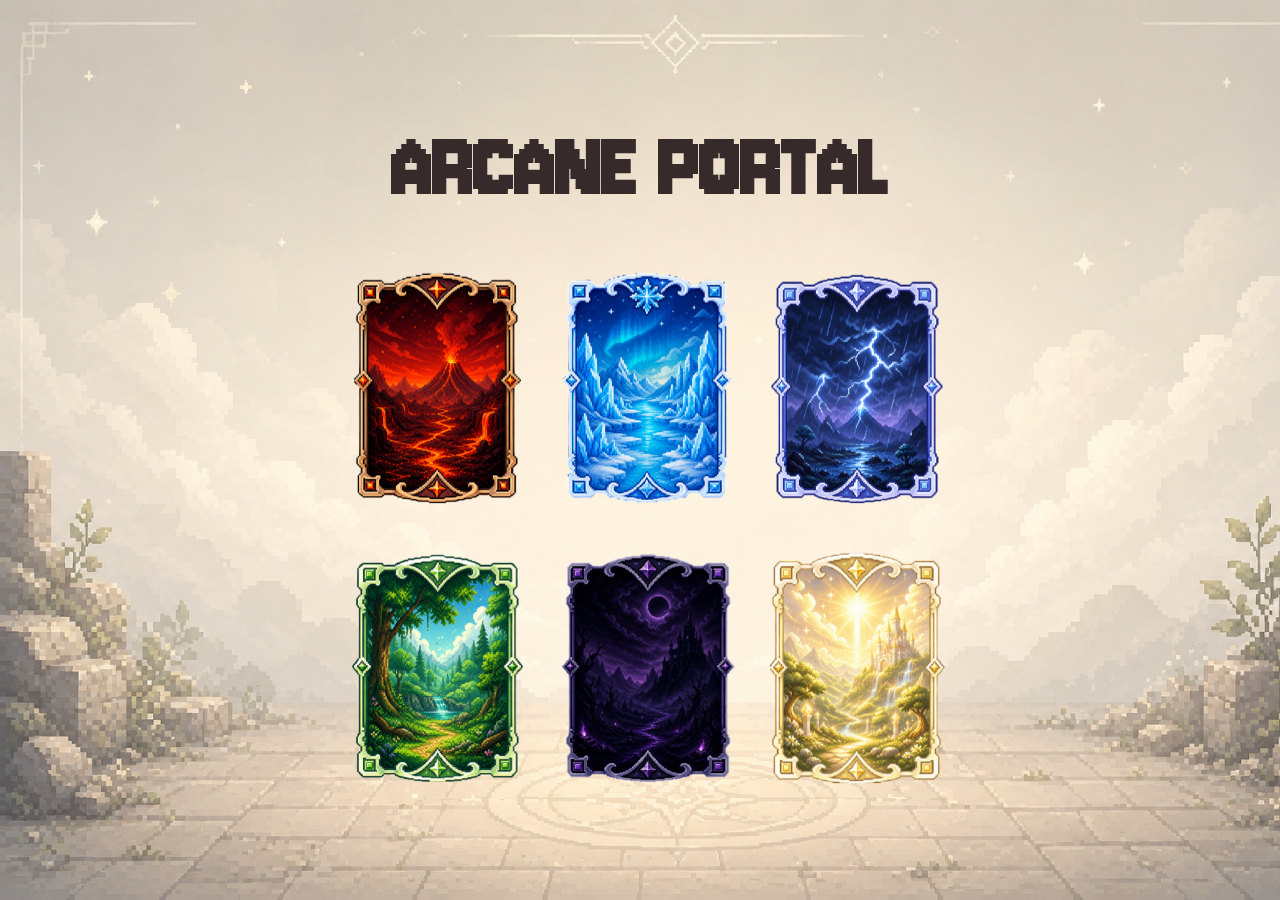
<file: portal/index.html>
<!DOCTYPE html>
<html lang="es">
<head>
    <meta charset="UTF-8">
    <meta name="viewport" content="width=device-width, initial-scale=1.0">

    <title>Portal de Poderes</title>

    <link rel="stylesheet" href="index.css">
    <script src="index.js" defer></script>
    
</head>

<body>

    <main class="portal">

        <h1>ARCANE PORTAL</h1>
        

        <section class="powers">

                <div class="card">
                <div class="card-inner">

                    <div class="power fire">
                        <img src="carta fuego sin fonso.png">
                    </div>

                    <div class="back fire-back">
                    
                        <img src="./carta roja reversa.png" alt="">
                    </div>

                </div>
            </div>

            <div class="card">
                <div class="card-inner">

                    <div class="power ice">
                        <img src="carta hielo.png" alt="">
                    </div>

                    <div class="back ice-back">
                        <img src="carta hielo terminado.png">
                        
                    </div>

                </div>
            </div>

            <div class="card">
                <div class="card-inner">

                    <div class="power lightning">
                        <img src="carta oscuridad.png" alt="">
                    </div>

                    <div class="back lightning-back">
                          <img src="carta lluvia reversa.png">
                        

                    </div>

                </div>
            </div>

            <div class="card">
                <div class="card-inner">

                    <div class="power nature">
                        <img src="carta bosque.png">
                    </div>

                    <div class="back nature-back">
                        <img src="carta verde reversa.png" alt="" srcset="">
                    </div>

                </div>
            </div>

            <div class="card">
                <div class="card-inner">

                    <div class="power dark">
                        <img src="carta oscuridad oscuridad.png">
                    </div>

                    <div class="back dark-back">
                        <img src="carta oscura reversa.png" alt="" srcset="">
                    </div>

                </div>
            </div>

            <div class="card">
                <div class="card-inner">

                    <div class="power light">
                        <img src="carta luz.png">
                    </div>

                    <div class="back light-back">
                        
                        <img src="carta luz reversa.png">
                    </div>

                </div>
            </div>
        </section>
    </main>

</body>
</html>
</file>
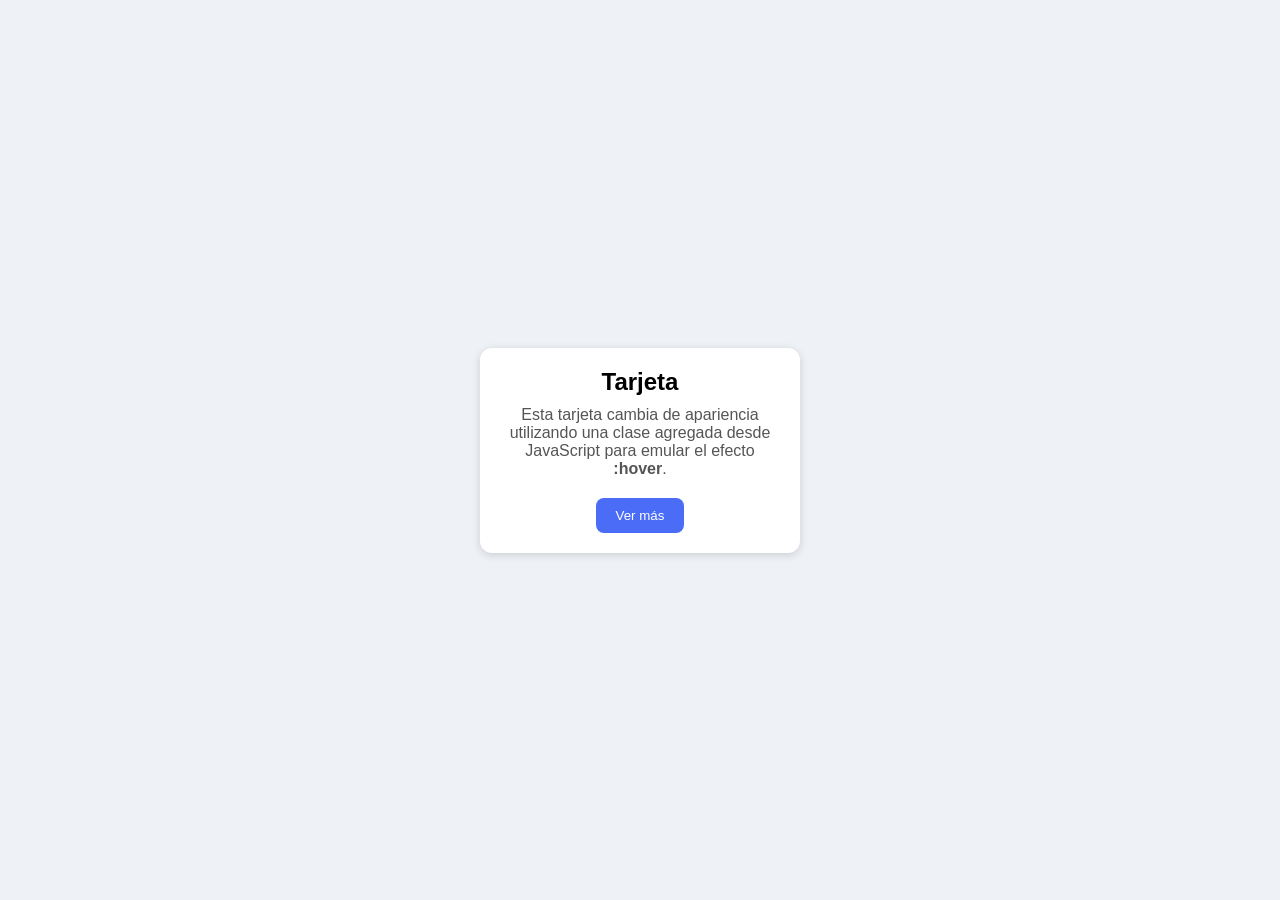
<file: pseudoclases/index.html>
<!DOCTYPE html>
<html lang="es">
<head>
    <meta charset="UTF-8">
    <meta name="viewport" content="width=device-width, initial-scale=1.0">
    <title>Hover Emulado</title>

    <link rel="stylesheet" href="index.css">
    <script src="index.js" defer></script>
</head>
<body>

    <div class="tarjeta">
    

        <h2>Tarjeta</h2>

        <p>
            Esta tarjeta cambia de apariencia utilizando una clase
            agregada desde JavaScript para emular el efecto <strong>:hover</strong>.
        </p>

        <button>Ver más</button>
    </div>

</body>
</html>
</file>
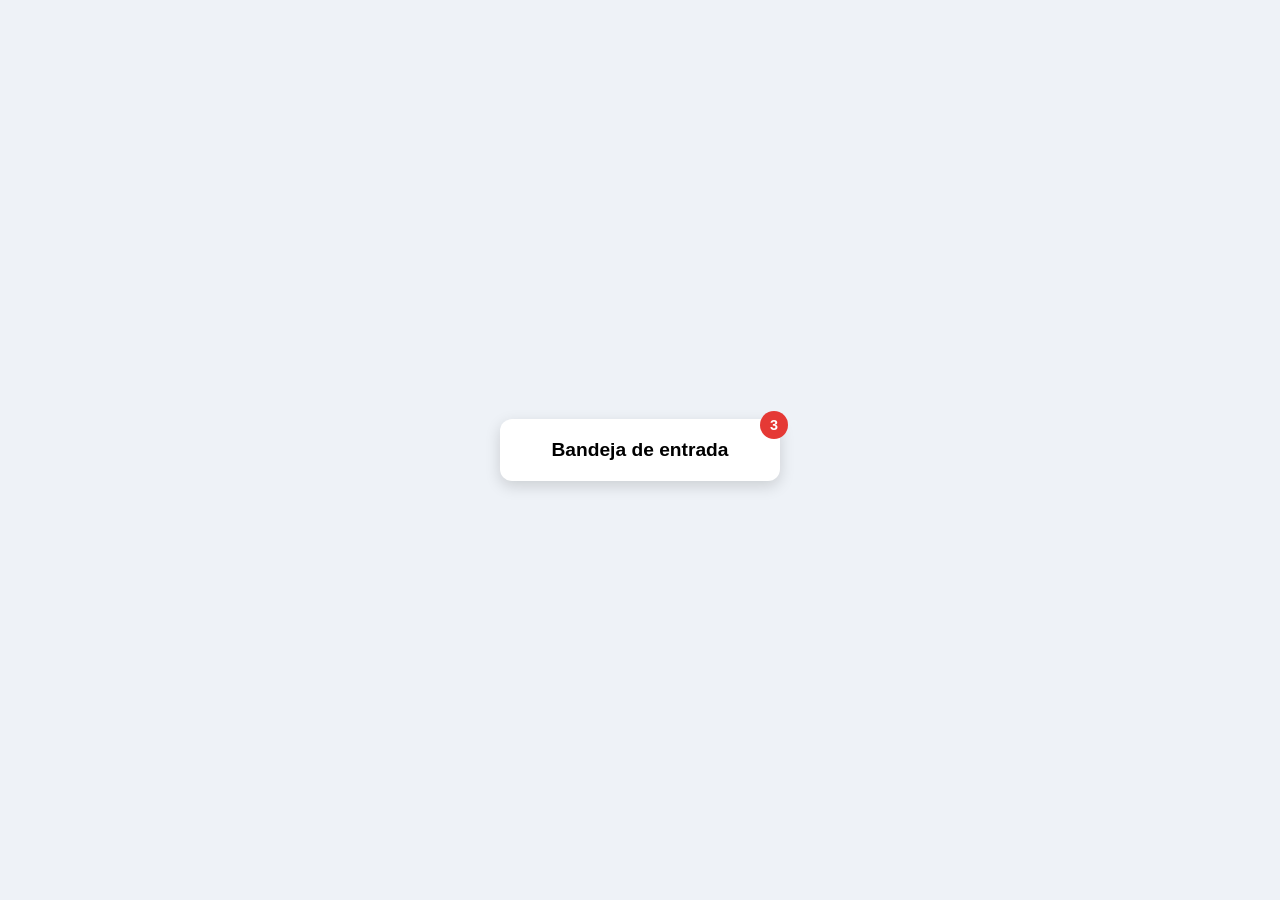
<file: pseudoelemntos/index.html>
<!DOCTYPE html>
<html lang="es">
<head>
    <meta charset="UTF-8">
    <meta name="viewport" content="width=device-width, initial-scale=1.0">
    <title>Notificación</title>

    <link rel="stylesheet" href="index.css">
    <script src="index.js" defer></script>
</head>
<body>

    <div class="notificacion">
        Bandeja de entrada
    </div>

</body>
</html>
</file>
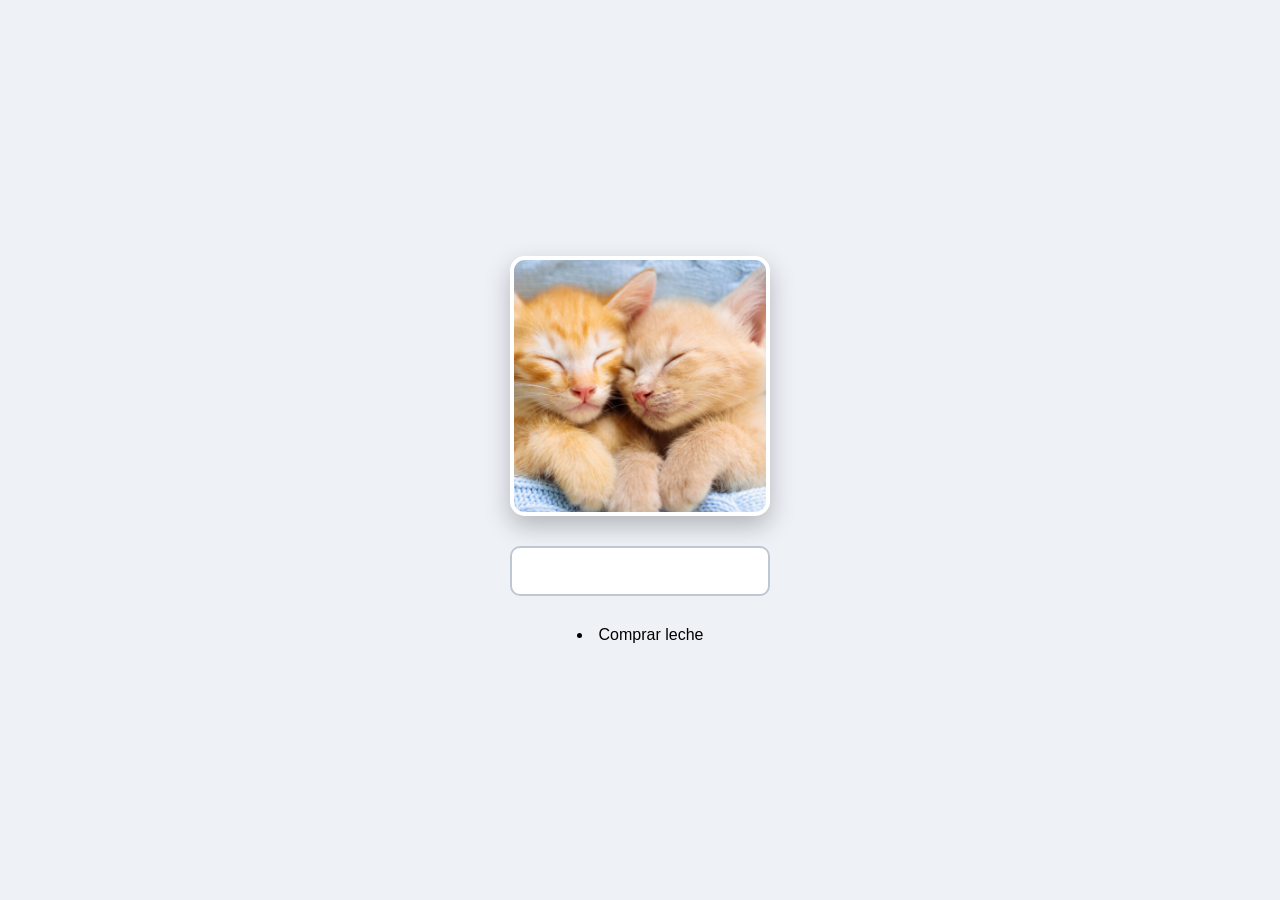
<file: ejemplos 2/atributosclase.html>
<!DOCTYPE html>
<html lang="en">
<head>
    <meta charset="UTF-8">
    <meta name="viewport" content="width=device-width, initial-scale=1.0">
    <title>Document</title>
    <script src="atributosclase.js" defer></script>
    <link rel="stylesheet" href="atributosclases.css">
</head>
<body>
    <img id="foto" src="perro.jpg" alt="Un perro" />
    <input id="campoNombre" type="text" readonly />

    <li class="tarea" data-id="42" data-completada="false" data-prioridad="alta">
        Comprar leche
    </li>


</body>
</html>
</file>
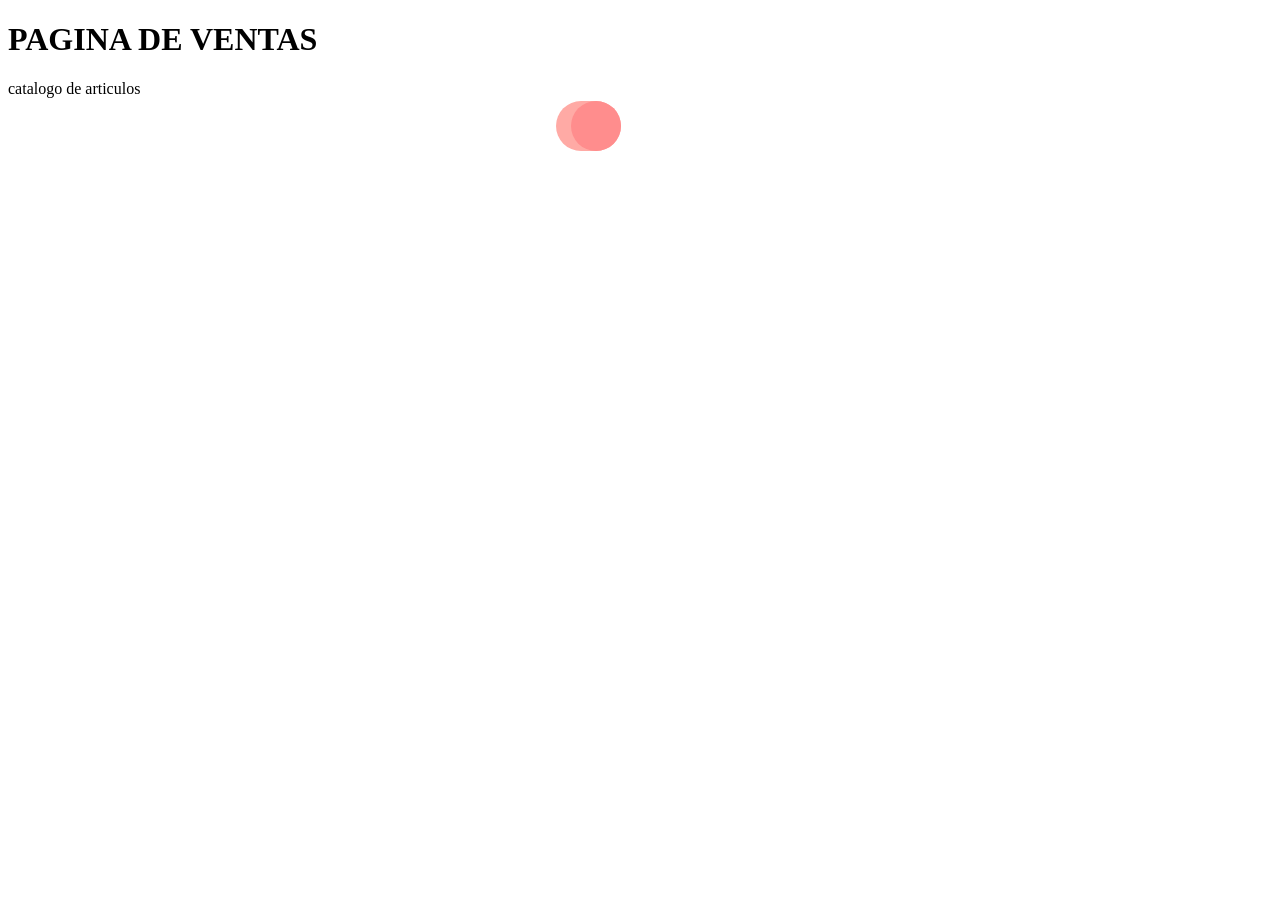
<file: EJERCISIO-CLASE/clase.html>
<!DOCTYPE html>
<html lang="en">
<head>
    <meta charset="UTF-8">
    <meta name="viewport" content="width=device-width, initial-scale=1.0">
    <title>Document</title>
    <link rel="stylesheet" href="clase.css">
    <script src="clase.js" defer></script>
</head>
<body>
    <h1>PAGINA DE VENTAS</h1>
    <p>catalogo de articulos</p>
    <div class="switche">
        <input type="checkbox" id="check">
        <label for="check" class="botoncito">
    </div>

</body>
</html>
</file>
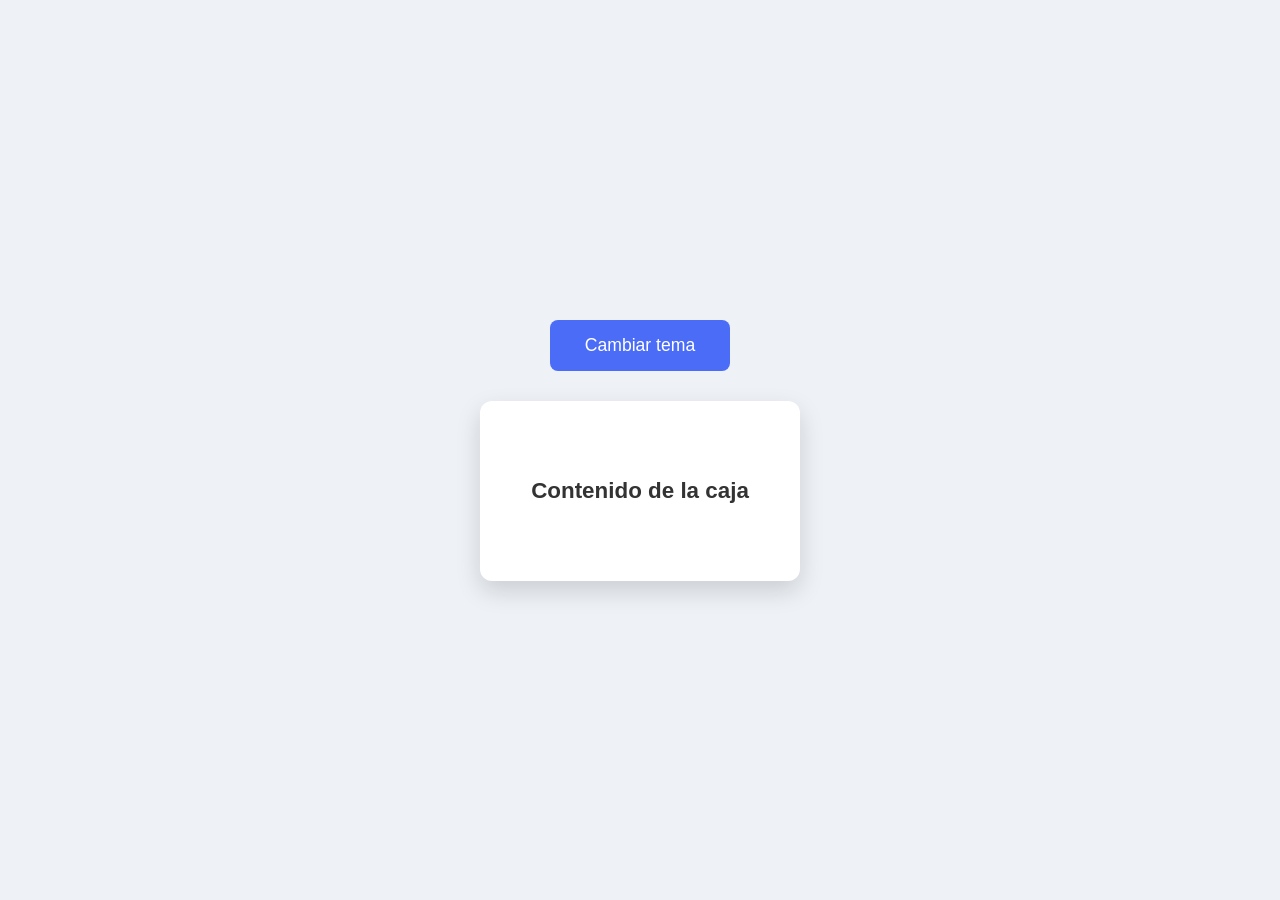
<file: ejemplos/ejemplo 1/atributo.html>
<!DOCTYPE html>
<html lang="en">
<head>
    <meta charset="UTF-8">
    <meta name="viewport" content="width=device-width, initial-scale=1.0">
    <title>Document</title>
    <script src="atributo.js" defer></script>
    <link rel="stylesheet" href="atributo.css">
</head>
<body>
    <button id="btnTema">Cambiar tema</button>
    <div id="caja" class="caja">Contenido de la caja</div>

</body>
</html>
</file>
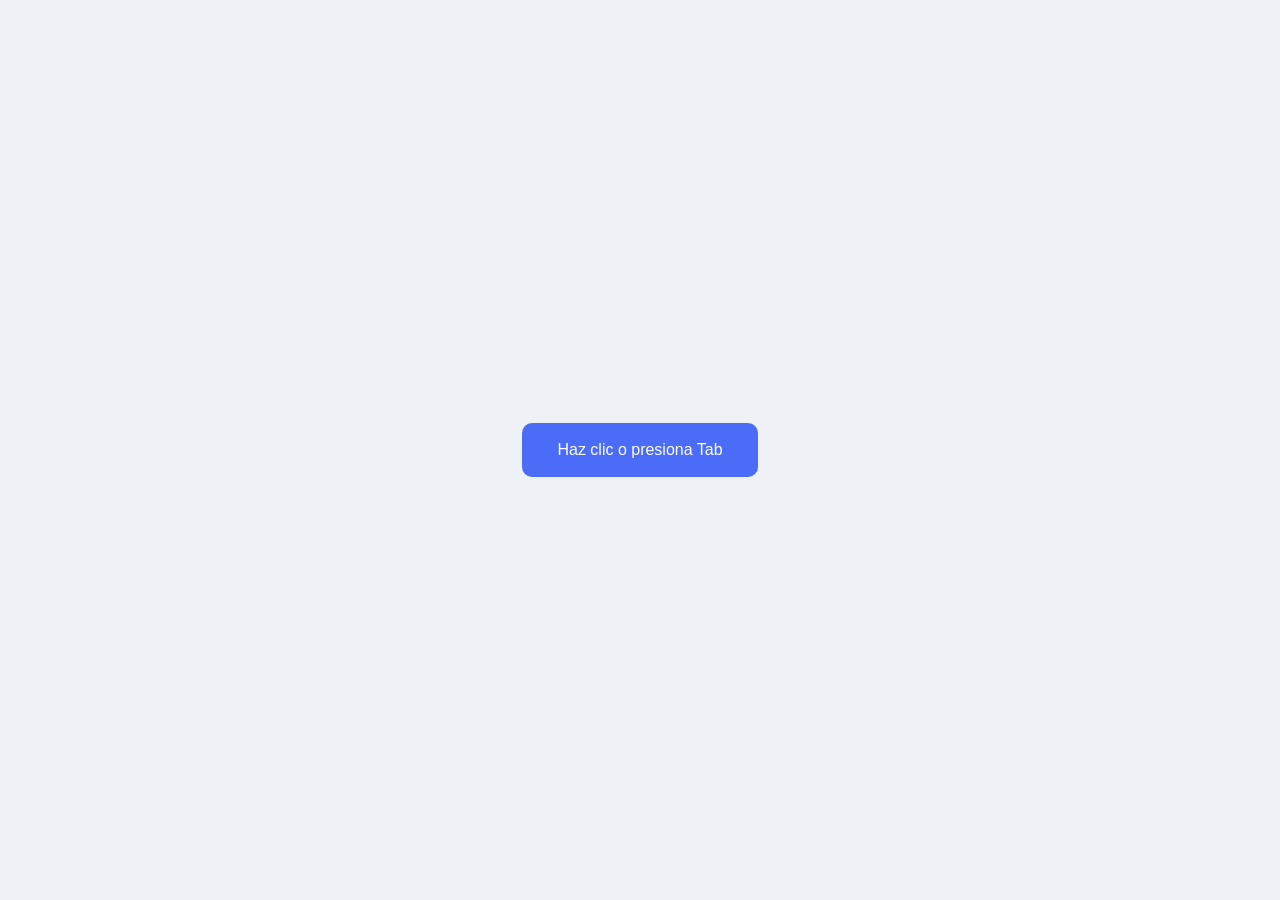
<file: pseudoclases/focus/focus.html>
<!DOCTYPE html>
<html lang="es">
<head>
    <meta charset="UTF-8">
    <meta name="viewport" content="width=device-width, initial-scale=1.0">
    <title>Focus Emulado</title>

    <link rel="stylesheet" href="focus.css">
    <script src="focus.js" defer></script>
</head>
<body>

    <div class="boton-personalizado" tabindex="0">
        Haz clic o presiona Tab
    </div>

</body>
</html>
</file>
<file: portal/index.css>
@import url('https://fonts.googleapis.com/css2?family=Jersey+10&family=Pixelify+Sans:wght@400..700&display=swap');

*{
    box-sizing:border-box;
    margin:0;
    padding:0;
}


body{
    min-height:100vh;
    display:flex;
    justify-content:center;
    align-items:center;
    background-image:url("/portal/FONDO\ NEUTRO.png");
    transition:1s;
    background-size:cover;
    font-family: 'jersey 10';
   
}

.portal{

    text-align:center;
   

}
.portal h1{
    text-align:center;
    font-size:6rem;
    color:#362a2a;
    padding-bottom:9%;
    
}
.powers{

    display:grid;

    grid-template-columns:repeat(3,160px);

    gap:50px;

}
.info{
    margin:10%;
    display:flex;
    justify-content:center;
    flex-direction:column;
    position:relative;
    left:50%;
    font-size:1rem;
    transform:translateX(-50%);
}

.info h2{
    font-size:3rem;
    margin-bottom:20px;
    color:#493535;
}
.info p{
    font-size:1.5rem;
    color:#493535;
}
.power{
    width:100%;
    height: 100%;

    position:absolute;
    top:0;
    left:0;

    border:none;
    border-radius:0;

    cursor:pointer;
    

    transition:.4s;

    backface-visibility:hidden;
    
}

.power img{

    width:100%;

    height:100%;

    object-fit:cover;

}


.power:active{

    transform:scale(.8);

}

.power:focus{

    outline:4px solid cyan;

}

.power span{

    display:block;

    font-size:20px;

}




.card{
    width:195px;
    height:230px;
    perspective:1000px;
}

.card-inner{
    width:90%;
    height:100%;
    position:relative;
    transform-style:preserve-3d;
    transition:transform .9s;
}

.flip{
    transform:rotateY(180deg);
}

.power,
.back{
    position:absolute;
    width:100%;
    height:100%;
    top:0;    
    backface-visibility:hidden;
    
}

.back{

    transform:rotateY(180deg);
   
    display:flex;
    justify-content:center;
    align-items:end;
    width:100%; 
    height:100%;
    font-size:2rem;
    color:white;

}
.back img   {
    
    width:19.6vh;
    height:100%;
    object-position:center;
    object-fit:fill;
}

.power.fire img{

    width: 95%;
}
.fire-theme{

 background-image:url("./ChatGPT\ Image\ 24\ jul\ 2026\,\ 05_20_29\ p.m..png");
 background-size:cover;
 background-position:center;
 background-repeat:no-repeat;
  
}

.ice-theme{

 background-image:url("./ChatGPT\ Image\ 27\ jul\ 2026\,\ 02_05_43\ p.m..png");
 background-size:cover;
 background-position:center;
 background-repeat:no-repeat;

}

.lightning-theme{

 background-image:url("oscuridadfondo.png");
 background-size:cover;
 background-position:center;
 background-repeat:no-repeat;
}

.nature-theme{

 background-image:url("./fondobosque.png");
 background-size:cover;
 background-position:center;
 background-repeat:no-repeat;
}

.dark-theme{

 background-image:url("fondo oscuridad.png");
 background-size:cover;
 background-position:center;
 background-repeat:no-repeat;
}

.light-theme{

 background-image:url("fondo luz.png");
 background-size:cover;
 background-position:center;
 background-repeat:no-repeat;

}

.info{

margin-top:50px;

}

.flip{
    transform:rotateY(180deg);
}

.card.scalar{
    transform:scale(0.9);
    transition:.6s;
   
}

.power{
    position:relative;
}

@keyframes pulse{

    from{
        opacity:.3;
    }

    to{
        opacity:.8;
    }

}

/*.card-inner.selected .back::after{

    content:"";

    position:absolute;

    inset:-5px;

    border:4px solid gold;

    pointer-events:none;

}
    */

.back.fire-back::before{

    content:"";

    position:absolute;

    inset:0;

    background-image:url("./fuego insignia.png");

     background-size:12vh;
    background-position:center;
    background-repeat:no-repeat;
    bottom:12%;
    z-index:1;

}



.back.fire-back::after{

    content:"Fire";
    position:absolute;
    inset:0;
    top:65%;
    z-index:1;
    font-size:2.3rem;
}
.back.ice-back::after{
    
content:"Ice";
    position:absolute;
    inset:0;
    top:65%;
    z-index:1;
    font-size:2.3rem;
}
.back.lightning-back::after{
    
    content:"Lightning";
    position:absolute;
    inset:0;
    top:65%;
    z-index:1;
    font-size:2.3rem;
}
.back.nature-back::after{
    
    content:"Nature";
    position:absolute;
    inset:0;
    top:65%;
    z-index:1;
    font-size:2.3rem;
}

.back.dark-back::after{
    
    content:"Dark";
    position:absolute;
    inset:0;
    top:65%;
    z-index:1;
    font-size:2.3rem;
}

.back.light-back::after{
    
    content:"Light";
    position:absolute;
    inset:0;
    top:65%;
    z-index:1;
    font-size:2.3rem;
    color:rgb(65, 46, 46);
}
.back.ice-back::before{

    content:"";

    position:absolute;

    inset:0;

    background-image:url("Emblema de copo de nieve pixelado.png");

     background-size:contain;
    background-position:center;
    background-repeat:no-repeat;
    bottom:10%;
    z-index:1;

}



.back.ice-back::before{

    content:"";

    position:absolute;

    inset:0;

    background-image:url("Emblema de copo de nieve pixelado.png");

     background-size:contain;
    background-position:center;
    background-repeat:no-repeat;
    bottom:10%;
    z-index:1;

}
.back.lightning-back::before{

    content:"";

    position:absolute;

    inset:0;

    background-image:url("Rayo eléctrico en un fondo oscuro.png");

     background-size:12vh;
    background-position:center;
    background-repeat:no-repeat;
    bottom:10%;
    z-index:1;

}

.back.nature-back::before{

    content:"";

    position:absolute;

    inset:0;

    background-image:url("Hoja verde luminosa en pixel art.png");

    background-size:17vh;
    background-position:center;
    background-repeat:no-repeat;
    bottom:10%;
    z-index:1;

}

.back.dark-back::before{

    content:"";

    position:absolute;

    inset:0;

    background-image:url("Orbe oscuro con energía púrpura.png");

    background-size:14vh;
    background-position:center;
    background-repeat:no-repeat;
    bottom:20%;
    z-index:1;
}
.back.light-back::before{

    content:"";

    position:absolute;

    inset:0;

    background-image:url("Estrella radiante en arte pixelado-Photoroom.png");

    background-size:10vh;
    background-position:center;
    background-repeat:no-repeat;
    bottom:20%;
    z-index:1;

}

.portal h1.fire-title{
    color:#eee8e8;
}

.portal h1.ice-title{
    color:rgb(10, 12, 32);
}

.portal h1.lightning-title{
    color:rgb(230, 230, 230);
}

.portal h1.nature-title{
    color:rgb(32, 24, 19);
}

.portal h1.dark-title{
    color:rgb(230, 230, 230);
}

.portal h1.light-title{
    color:rgb(65, 46, 46);
}
</file>
<file: pseudoclases/index.css>
*{
    margin:0;
    padding:0;
    box-sizing:border-box;
}

body{
    min-height:100vh;
    display:flex;
    justify-content:center;
    align-items:center;
    background:#eef2f7;
    font-family:Arial, Helvetica, sans-serif;
}

.tarjeta{
    width:320px;
    background:white;
    border-radius:12px;
    padding:20px;
    text-align:center;
    box-shadow:0 2px 8px rgba(0,0,0,.15);
    transition:.3s;
}

.tarjeta img{
    width:100%;
    border-radius:10px;
    margin-bottom:15px;
}

.tarjeta h2{
    margin-bottom:10px;
}

.tarjeta p{
    margin-bottom:20px;
    color:#555;
}

.tarjeta button{
    padding:10px 20px;
    border:none;
    border-radius:8px;
    background:#4a6cf7;
    color:white;
    cursor:pointer;
}

/* El mismo estilo se aplica con :hover o con la clase */
.tarjeta:hover,
.tarjeta.hover-emulado{
    transform:scale(1.03);
    box-shadow:0 10px 25px rgba(0,0,0,.25);
}


.tarjeta.presionado{

    transform:scale(.95);

    background:#dbe7ff;

    box-shadow:0 2px 6px rgba(0,0,0,.2);

}
</file>
<file: pseudoelemntos/index.css>
*{
    margin:0;
    padding:0;
    box-sizing:border-box;
}

body{
    min-height:100vh;
    display:flex;
    justify-content:center;
    align-items:center;
    background:#eef2f7;
    font-family:Arial, Helvetica, sans-serif;
}

.notificacion{
    width:280px;
    padding:20px;

    position:relative;

    background:white;
    border-radius:12px;

    text-align:center;
    font-size:1.2rem;
    font-weight:bold;

    box-shadow:0 5px 15px rgba(0,0,0,.15);
}

/* El DOM hace aparecer este pseudoelemento */
.notificacion.tiene-alertas::after{

    content:"3";

    position:absolute;

    top:-8px;
    right:-8px;

    width:28px;
    height:28px;

    background:#e53935;
    color:white;

    border-radius:50%;

    display:flex;
    justify-content:center;
    align-items:center;

    font-size:.9rem;
    font-weight:bold;
}
</file>
<file: ejemplos 2/atributosclases.css>
*{
    margin:0;
    padding:0;
    box-sizing:border-box;
}

body{
    min-height:100vh;
    display:flex;
    justify-content:center;
    align-items:center;
    flex-direction:column;
    gap:30px;

    background:#eef2f7;
    font-family:Arial, Helvetica, sans-serif;
}

#foto{
    width:260px;
    height:260px;

    object-fit:cover;

    border-radius:15px;

    border:4px solid white;

    box-shadow:0 10px 25px rgba(0,0,0,.25);

    transition:.4s;
}

#foto:hover{
    transform:scale(1.05);
}

#campoNombre{
    width:260px;

    padding:14px;

    border:2px solid #bfc7d5;
    border-radius:10px;

    font-size:1rem;

    outline:none;

    transition:.3s;
}

#campoNombre:focus{
    border-color:#4a6cf7;

    box-shadow:0 0 10px rgba(74,108,247,.3);
}

#campoNombre:disabled{
    background:#dfe6e9;
    color:#777;
    cursor:not-allowed;
}
</file>
<file: EJERCISIO-CLASE/clase.css>
.switche {
    height: 10vh;
    display: flex;
    align-items: center;
    justify-content: center;
    position: absolute;
    top: 9vh;
    right: 50%;
    width: 8%;
    z-index: 1000;
}

.botoncito {
    background-color: #FFAAA5;
    width: 63.3%;
    height: 50px;
    border-radius: 200px;
    cursor: pointer;
    position: relative;
    display: flex;
    justify-content: flex-end;
    transition: 0.2s;
}

.botoncito::before {
    
    background-repeat: no-repeat;
    background-position: center;
    background-size: 55px;
    position: absolute;
    content: "";

    background-color: #FF8D8D;
    width: 50px;
    height: 50px;
    border-radius: 100px;

    transition: 0.2s;
}

input:checked .botoncito {
    background-color: #FFAAA5;
}

input:checked+.botoncito::before {
    transform: translate(-50px);
    content: "";
   
    background-repeat: no-repeat;
    background-position: center;
    background-size: 40px;
    position: absolute;
}

input {
    display: none
}
</file>
<file: ejemplos/ejemplo 1/atributo.css>
*{
    margin:0;
    padding:0;
    box-sizing:border-box;
}

body{
    min-height:100vh;
    display:flex;
    justify-content:center;
    align-items:center;
    flex-direction:column;
    gap:30px;

    font-family:Arial, Helvetica, sans-serif;

    background:#eef2f7;
    transition:.5s;
}

#btnTema{
    padding:15px 35px;

    border:none;
    border-radius:8px;

    background:#4a6cf7;
    color:white;

    font-size:1.1rem;
    cursor:pointer;

    transition:.3s;
}

#btnTema:hover{
    background:#3556d8;
    transform:translateY(-3px);
}

#btnTema:active{
    transform:scale(.95);
}

.caja{

    width:320px;
    height:180px;

    display:flex;
    justify-content:center;
    align-items:center;

    border-radius:12px;

    background:white;

    color:#333;

    font-size:1.4rem;
    font-weight:bold;

    box-shadow:0 10px 25px rgba(0,0,0,.15);

    transition:.5s;

}


.resaltado{
    background:#ffe082;
    color:#222;
    border:2px solid orange;
}


.sombra{
    box-shadow:0 10px 25px rgba(87, 43, 43, 0.3);
    transform:scale(1.05);
}


.modo-oscuro{
    color: #eef2f7 ;
    background-color: #222 ;
}
</file>
<file: pseudoclases/focus/focus.css>
*{
    margin:0;
    padding:0;
    box-sizing:border-box;
}

body{
    min-height:100vh;
    display:flex;
    justify-content:center;
    align-items:center;

    background:#eef2f7;
    font-family:Arial, Helvetica, sans-serif;
}

.boton-personalizado{
    padding:18px 35px;

    background:#4a6cf7;
    color:white;

    border-radius:10px;

    cursor:pointer;

    transition:.3s;

    user-select:none;
}

/* También funcionaría con :focus */
.boton-personalizado:focus,
.boton-personalizado.enfocado{

    outline:4px solid orange;

    transform:scale(1.05);

    box-shadow:0 0 20px rgba(255,165,0,.5);

}
</file>
